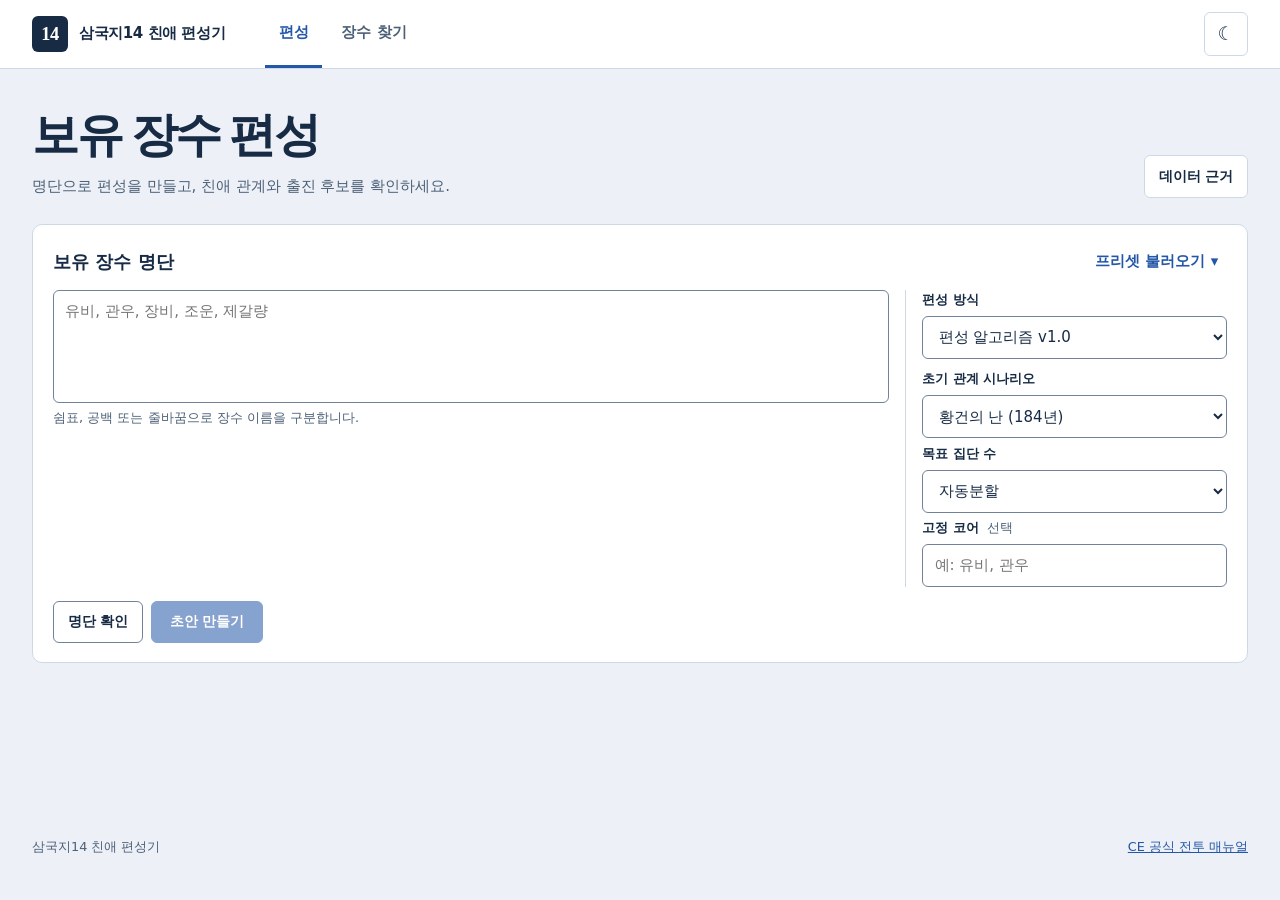
<file: docs/index.html>
<!doctype html>
<html lang="ko">
  <head>
    <meta charset="utf-8">
    <meta name="viewport" content="width=device-width, initial-scale=1">
    <meta name="description" content="삼국지14CE 보유 장수 편성, 친애 관계 비교, 출진 후보와 진형 확인">
    <title>삼국지14 친애 편성기</title>
    <script>
      (() => {
        let theme;
        try { theme = localStorage.getItem("san14-theme"); } catch {}
        document.documentElement.dataset.theme = theme === "dark" || theme === "light"
          ? theme : (matchMedia("(prefers-color-scheme: dark)").matches ? "dark" : "light");
      })();
    </script>
    <link rel="stylesheet" href="./styles.css?v=5">
  </head>
  <body>
    <a class="skip-link" href="#content">본문으로 이동</a>
    <header class="topbar">
      <div class="topbar-inner">
        <div class="brand"><span class="brand-mark" aria-hidden="true">14</span><span>삼국지14 친애 편성기</span></div>
        <nav class="main-nav" aria-label="주 메뉴">
          <button type="button" data-view="planner" aria-current="page">편성</button>
          <button type="button" data-view="dex">장수 찾기</button>
        </nav>
        <button type="button" id="themeToggle" class="theme-button" aria-label="다크 테마로 변경">☾</button>
      </div>
    </header>

    <main id="content" class="page">
      <section id="planner-panel" aria-labelledby="planner-title">
        <div class="page-heading">
          <div>
            <h1 id="planner-title" tabindex="-1">보유 장수 편성</h1>
            <p>명단으로 편성을 만들고, 친애 관계와 출진 후보를 확인하세요.</p>
          </div>
          <button type="button" id="dataButton" class="button quiet">데이터 근거</button>
        </div>

        <section class="surface compact-roster" id="rosterCompact" aria-label="보유 장수 명단" hidden>
          <p><strong>보유 장수 명단</strong> <span class="muted" id="rosterCompactText"></span></p>
          <button type="button" class="button quiet small" id="editRoster">명단 수정</button>
        </section>

        <form novalidate id="rosterForm" class="surface roster-form">
          <div class="form-heading">
            <label class="section-title" for="rosterInput">보유 장수 명단</label>
            <details class="presets">
              <summary>프리셋 불러오기</summary>
              <div id="presets" class="preset-list"></div>
            </details>
          </div>
          <div class="form-grid">
            <div class="name-entry">
              <textarea id="rosterInput" rows="4" autocomplete="off" spellcheck="false"
                placeholder="유비, 관우, 장비, 조운, 제갈량" aria-describedby="rosterHint reviewMessage" style="resize: none"></textarea>
              <p id="rosterHint" class="help">쉼표, 공백 또는 줄바꿈으로 장수 이름을 구분합니다.</p>
            </div>
            <div class="settings">
              <label for="engineVersion">편성 방식</label>
              <select id="engineVersion"><option value="field">편성 알고리즘 v1.0</option><option value="legacy">기존 친애 편성</option></select>
              <label id="scenarioLabel" for="fieldScenario">초기 관계 시나리오</label>
              <select id="fieldScenario"><option value="01">황건의 난 (184년)</option><option value="06">한중쟁탈전 (217년)</option></select>
              <label for="groupCount">목표 집단 수</label>
              <select id="groupCount">
                <option value="auto">자동분할</option>
              </select>
              <label for="coreInput">고정 코어 <span class="muted">선택</span></label>
              <input id="coreInput" type="text" autocomplete="off" spellcheck="false" placeholder="예: 유비, 관우">
            </div>
          </div>
          <div id="nameReview" class="name-review" hidden>
            <p id="reviewMessage" class="help"></p>
            <div id="duplicateSelectors" class="fields"></div>
            <ul id="reviewWarnings" class="warnings" aria-label="명단 확인 결과" hidden></ul>
          </div>
          <div class="form-actions">
            <button class="button" id="checkNames" type="button">명단 확인</button>
            <button class="button primary" id="createPlan" type="submit">초안 만들기</button>
            <span id="busyMessage" class="help" aria-live="polite"></span>
          </div>
        </form>

        <div id="workspace"></div>
      </section>

      <section id="dex-panel" aria-labelledby="dex-title" hidden>
        <div class="page-heading">
          <div>
            <h1 id="dex-title" tabindex="-1">장수 찾기</h1>
            <p>이름, 개성, 진형으로 찾고 편성 명단에 추가할 수 있습니다.</p>
          </div>
        </div>
        <div class="surface dex-filter">
          <div class="search-field">
            <label for="dexSearch">검색</label>
            <div class="search-row">
              <input id="dexSearch" type="search" autocomplete="off" placeholder="예: 관우, 호위, 안행">
              <button id="clearSearch" class="button quiet" type="button" aria-label="검색어 지우기" hidden>지우기</button>
            </div>
          </div>
          <div class="filter-row">
            <div class="segmented" id="dexKinds" role="group" aria-label="검색 대상">
              <button data-dex-kind="officers" type="button" aria-pressed="true">장수</button>
              <button data-dex-kind="traits" type="button" aria-pressed="false">개성</button>
              <button data-dex-kind="formations" type="button" aria-pressed="false">진형</button>
            </div>
            <label class="check"><input id="ownedOnly" type="checkbox"> 보유 장수만</label>
            <label for="dexSort" class="inline-label">정렬
              <select id="dexSort">
                <option value="id">장수 번호순</option>
                <option value="name">이름순</option>
                <option value="leadership">통솔순</option>
                <option value="war">무력순</option>
                <option value="intelligence">지력순</option>
                <option value="politics">정치순</option>
                <option value="charm">매력순</option>
              </select>
            </label>
          </div>
        </div>
        <div id="dexResults"></div>
      </section>
    </main>

    <dialog id="detailDialog" class="detail-dialog" aria-labelledby="dialogTitle">
      <div class="dialog-head">
        <h2 id="dialogTitle" tabindex="-1"></h2>
        <button id="closeDialog" type="button" class="button quiet">닫기</button>
      </div>
      <div id="dialogBody"></div>
    </dialog>
    <p id="status" class="status" role="status" aria-atomic="true"></p>
    <footer class="footer">
      <span>삼국지14 친애 편성기</span>
      <a href="https://www.gamecity.ne.jp/manual/sangokushi14-pk/ce/kor/5110.html" target="_blank" rel="noopener">CE 공식 전투 매뉴얼</a>
    </footer>

    <script src="./data.js?v=4"></script>
    <script src="./model.js?v=5"></script>
    <script src="./roster.js?v=2"></script>
    <script src="./planner.js?v=4"></script>
    <script src="./recommendations.js?v=2"></script>
    <script src="./campaign.js?v=4"></script>
    <script src="./ui.js?v=4"></script>
    <script src="./formation-view.js?v=4"></script>
    <script src="./dex.js?v=4"></script>
    <script src="./field-model.js?v=2"></script>
    <script src="./field-planner.js?v=2"></script>
    <script src="./field-mediation.js?v=2"></script>
    <script src="./field-comparison.js?v=1"></script>
    <script src="./field-view.js?v=3"></script>
    <script src="./app.js?v=7"></script>
  </body>
</html>
</file>
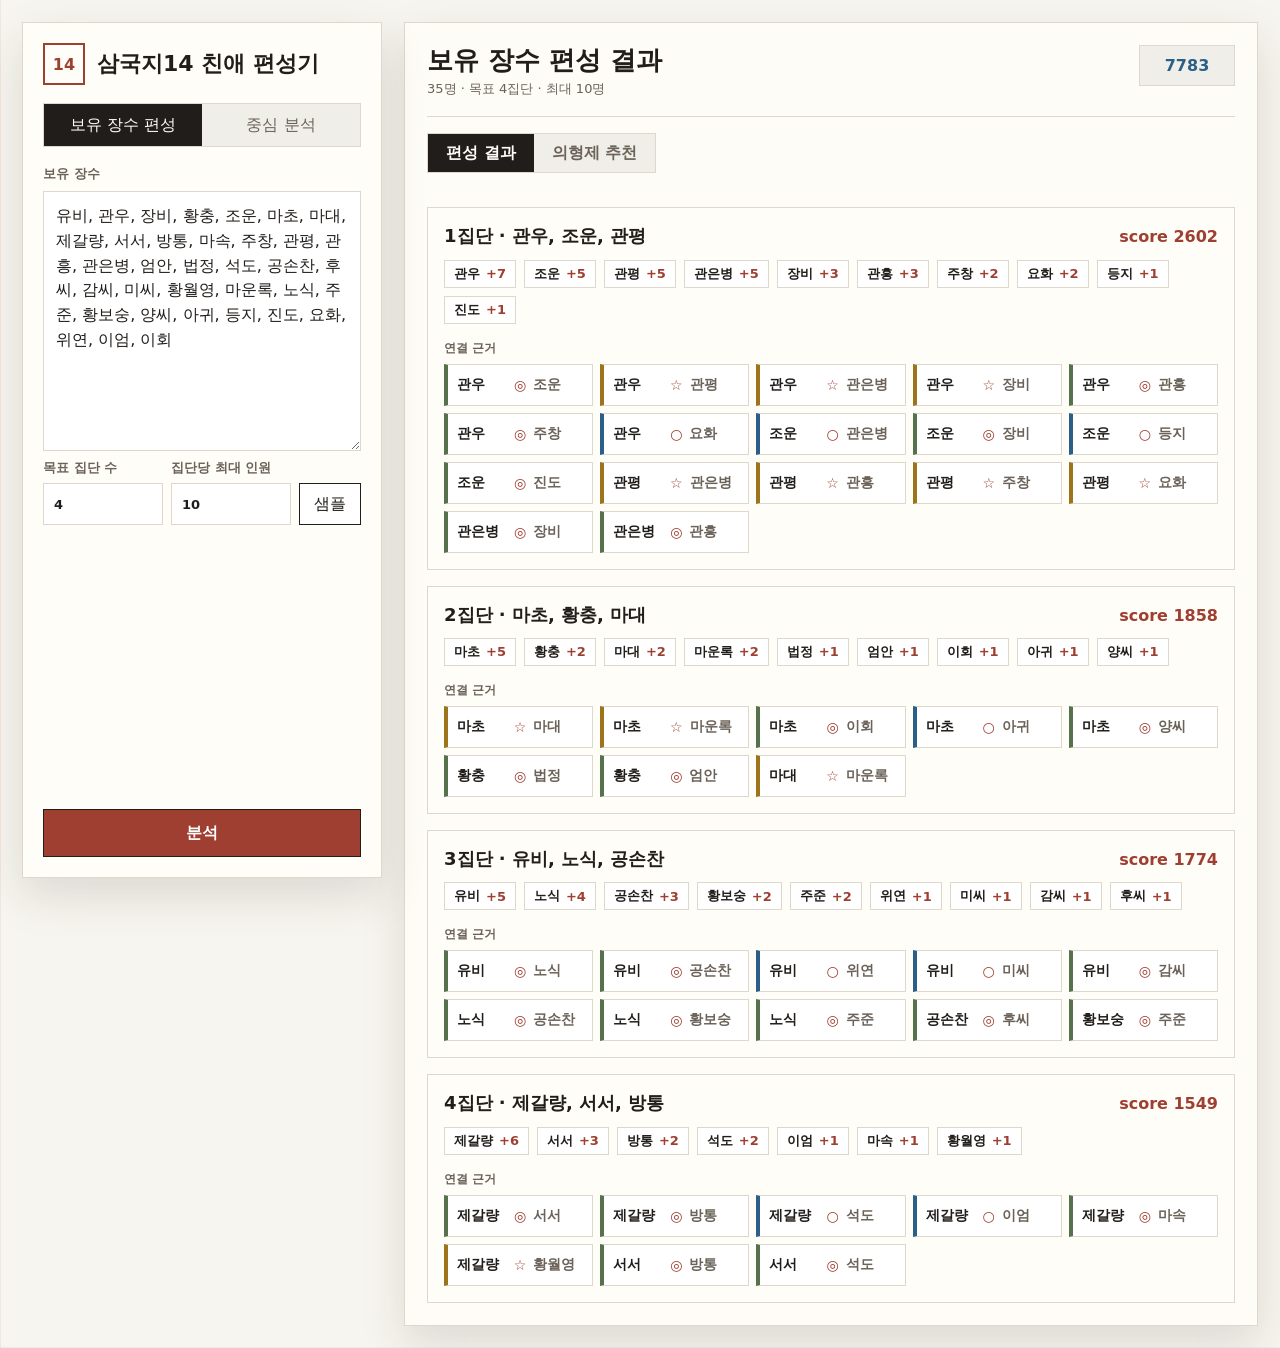
<file: webapp/index.html>
<!doctype html>
<html lang="ko">
  <head>
    <meta charset="utf-8" />
    <meta name="viewport" content="width=device-width, initial-scale=1" />
    <title>삼국지14 친애 편성기</title>
    <link rel="stylesheet" href="./styles.css" />
  </head>
  <body>
    <main class="app-shell">
      <aside class="control-pane">
        <div class="brand">
          <span class="brand-mark">14</span>
          <div>
            <h1>삼국지14 친애 편성기</h1>
          </div>
        </div>

        <div class="segmented" role="tablist" aria-label="분석 모드">
          <button class="segment active" type="button" data-mode="roster">보유 장수 편성</button>
          <button class="segment" type="button" data-mode="single">중심 분석</button>
        </div>

        <section class="form-section" data-panel="roster">
          <label for="rosterInput">보유 장수</label>
          <textarea id="rosterInput" spellcheck="false"></textarea>
          <div class="roster-limits">
            <label class="limit-field" for="groupCount">
              <span>목표 집단 수</span>
              <input id="groupCount" type="number" min="1" value="4" />
            </label>
            <label class="limit-field" for="maxSize">
              <span>집단당 최대 인원</span>
              <input id="maxSize" type="number" min="3" max="20" value="10" />
            </label>
            <button id="sampleRoster" class="ghost-button" type="button">샘플</button>
          </div>
          <div id="duplicateSelectors" class="duplicate-selectors hidden"></div>
        </section>

        <section class="form-section hidden" data-panel="single">
          <label for="centerInput">중심 장수</label>
          <input id="centerInput" list="officerNames" value="관우" />
          <div class="inline-controls">
            <label for="hopDepth">탐색</label>
            <input id="hopDepth" type="number" min="1" max="4" value="4" />
            <span class="unit">단계</span>
          </div>
        </section>

        <datalist id="officerNames"></datalist>

        <button id="runButton" class="run-button" type="button">분석</button>
      </aside>

      <section class="result-pane">
        <div class="result-header">
          <div>
            <h2 id="resultTitle">보유 장수 편성 결과</h2>
            <p id="resultMeta">보유 장수를 입력하고 분석하세요.</p>
          </div>
          <div id="scoreBadge" class="score-badge">READY</div>
        </div>
        <div id="resultTabs" class="result-tabs" role="tablist" aria-label="결과 보기">
          <button class="result-tab active" type="button" data-result-tab="formation">편성 결과</button>
          <button class="result-tab" type="button" data-result-tab="oath">의형제 추천</button>
        </div>
        <div id="warnings" class="warnings"></div>
        <div id="results" class="results"></div>
        <div id="oathResults" class="results hidden"></div>
      </section>
    </main>

    <template id="groupTemplate">
      <article class="group-card">
        <div class="group-top">
          <h3></h3>
          <span class="group-score"></span>
        </div>
        <div class="member-list"></div>
        <div class="relation-list"></div>
      </article>
    </template>

    <script src="./data.js"></script>
    <script src="./app.js"></script>
  </body>
</html>
</file>
<file: docs/styles.css>
:root {
  color-scheme: light;
  --page: #edf1f7;
  --paper: #fff;
  --paper-inset: #f3f6fb;
  --ink: #172b45;
  --muted: #4c6077;
  --line: #ced9e7;
  --control-line: #71839a;
  --accent: #2457a7;
  --accent-hover: #194784;
  --on-accent: #fff;
  --selected: #dfeafc;
  --warning: #884514;
  --warning-bg: #fff2e4;
  --danger: #922d40;
  --shadow: 0 18px 55px #16274122;
  --label: "Noto Sans KR", "Malgun Gothic", "Apple SD Gothic Neo", system-ui, sans-serif;
  --title: "Noto Serif KR", Batang, "AppleMyungjo", serif;
  --radius: .625rem;
  --scroll-thumb: var(--control-line);
  --scroll-track: var(--paper-inset);
  scrollbar-color: var(--scroll-thumb) var(--scroll-track);
  scrollbar-width: auto;
}

:root[data-theme="dark"] {
  color-scheme: dark;
  --page: #121c2a;
  --paper: #1b2a3d;
  --paper-inset: #1e2f47;
  --ink: #edf3fd;
  --muted: #aabbd0;
  --line: #344861;
  --control-line: #778da7;
  --accent: #a8c8ff;
  --accent-hover: #c0d6ff;
  --on-accent: #121c2a;
  --selected: #233d66;
  --warning: #f3be85;
  --warning-bg: #3b2c2b;
  --danger: #ffacb6;
  --shadow: 0 18px 55px #080f1cb0;
}

*, *::before, *::after { box-sizing: border-box; }
::-webkit-scrollbar { width: 12px; height: 12px; }
::-webkit-scrollbar-track { background: var(--scroll-track); }
::-webkit-scrollbar-thumb { background: var(--scroll-thumb); border: 2px solid var(--scroll-track); border-radius: 6px; }
[hidden] { display: none !important; }
body { margin: 0; background: var(--page); color: var(--ink); font: .9375rem/1.55 var(--label); }
button, select, input, textarea { font: inherit; color: inherit; }
button, select, summary { cursor: pointer; }
button:disabled { cursor: default; opacity: .55; }
button, select, input, textarea { border-radius: .375rem; }
a { color: var(--accent); }
:focus-visible { outline: 2px solid var(--accent); outline-offset: 3px; }
:focus:not(:focus-visible) { outline: none; }
h1, h2, h3, p { margin: 0; }
h1 { font: 700 clamp(2rem, 3.7vw, 3rem)/1.2 var(--title); letter-spacing: -.05em; }
h2 { font-size: 1.26rem; letter-spacing: -.025em; line-height: 1.35; }
h3 { font-size: 1rem; }
ul { margin: 0; padding: 0; list-style: none; }
svg { display: block; }

.topbar { border-bottom: 1px solid var(--line); background: var(--paper); }
.topbar-inner { max-width: 90rem; margin: auto; padding-inline: 2rem; min-height: 4.25rem; display: flex; align-items: center; gap: 2.5rem; }
.brand { display: flex; gap: .7rem; align-items: center; font-weight: 800; letter-spacing: -.03em; white-space: nowrap; }
.brand-mark { display: grid; place-items: center; width: 2.25rem; height: 2.25rem; background: var(--ink); color: var(--paper); border-radius: .375rem; font: 700 1.15rem/1 Georgia, serif; }
.main-nav { display: flex; align-self: stretch; align-items: stretch; gap: .35rem; }
.main-nav button { border: 0; border-radius: 0; background: transparent; padding: .5rem .85rem; color: var(--muted); font-weight: 700; border-bottom: 3px solid transparent; }
.main-nav button[aria-current] { color: var(--accent); border-color: var(--accent); }
.main-nav button:hover { background: var(--paper-inset); }
.theme-button { min-width: 2.75rem; height: 2.75rem; border: 1px solid var(--line); background: var(--paper); font-size: 1.15rem; margin-left: auto; }
.theme-button:hover { background: var(--selected); }

.page { max-width: 90rem; margin: 0 auto; padding: 2.4rem 2rem 3.5rem; min-height: calc(100vh - 9rem); }
.page-heading { display: flex; align-items: end; justify-content: space-between; gap: 1rem; margin-bottom: 1.65rem; }
.page-heading p { color: var(--muted); margin-top: .65rem; }
.surface { background: var(--paper); border: 1px solid var(--line); border-radius: var(--radius); }
.button { display: inline-flex; align-items: center; justify-content: center; gap: .375rem; padding: .55rem .85rem; min-height: 2.65rem; border: 1px solid var(--control-line); background: var(--paper); border-radius: .375rem; font-weight: 700; font-size: .875rem; text-decoration: none; text-align: center; }
.button:hover:not(:disabled) { background: var(--paper-inset); border-color: var(--accent); color: var(--accent); }
.button:active:not(:disabled) { transform: translateY(1px); }
.button.primary { background: var(--accent); color: var(--on-accent); border-color: var(--accent); }
.button.primary:hover:not(:disabled) { background: var(--accent-hover); color: var(--on-accent); }
.button.quiet { border-color: var(--line); }
.button.small { min-height: 2.25rem; padding: .35rem .65rem; font-size: .8125rem; }
.text-button { border: 0; cursor: pointer; background: transparent; text-align: left; padding: .2rem 0; min-height: 2rem; color: var(--accent); font-weight: 750; text-underline-offset: .21em; }
.text-button:hover { text-decoration: underline; }
.actions { display: flex; flex-wrap: wrap; align-items: center; gap: .5rem; }
.muted, .help { color: var(--muted); }
.help { font-size: .8125rem; }
.num { font-variant-numeric: tabular-nums; }

.roster-form { padding: 1.15rem 1.25rem; }
.compact-roster { display: flex; flex-wrap: wrap; align-items: center; justify-content: space-between; gap: .55rem; padding: .65rem 1.05rem; }
.compact-roster span { margin-left: .35rem; font-size: .875rem; }
.form-heading, .panel-heading { display: flex; flex-wrap: wrap; align-items: center; justify-content: space-between; gap: .6rem; }
.form-heading { margin-bottom: .65rem; }
.section-title { font-weight: 800; font-size: 1.14rem; }
.form-grid { display: grid; grid-template-columns: minmax(0, 2.6fr) minmax(12rem, 1fr); gap: 1rem; }
.name-entry { min-width: 0; }
.name-entry .help { margin-top: .35rem; }
textarea, input[type="text"], input[type="search"], select { width: 100%; min-width: 0; padding: .55rem .7rem; min-height: 2.7rem; border: 1px solid var(--control-line); background: var(--paper); }
textarea { display: block; min-height: 7rem; resize: none; }
input[type="checkbox"] { accent-color: var(--accent); width: 1.05rem; height: 1.05rem; margin: 0; flex: none; }
.settings { display: grid; align-content: start; grid-template-columns: 1fr; gap: .35rem; padding-left: 1rem; border-left: 1px solid var(--line); }
.settings label { font-size: .8125rem; font-weight: 750; }
.settings label:nth-of-type(2) { margin-top: .3rem; }
.settings span { font-weight: 400; margin-left: .25rem; }
.form-actions { display: flex; flex-wrap: wrap; align-items: center; gap: .5rem; margin-top: .85rem; }
.form-actions .primary { min-width: 7rem; }
.presets { position: relative; }
.presets summary { display: block; padding: .4rem .55rem; color: var(--accent); font-weight: 750; border-radius: .375rem; }
.presets summary::after { content: " ▾"; }
.presets summary:hover { background: var(--paper-inset); }
.preset-list { position: absolute; right: 0; top: calc(100% + .25rem); display: grid; grid-template-columns: repeat(2, 5rem); gap: .35rem; padding: .5rem; z-index: 3; background: var(--paper); border: 1px solid var(--line); border-radius: .375rem; box-shadow: var(--shadow); }
.name-review { margin-top: .9rem; padding: .85rem; background: var(--paper-inset); border-radius: .375rem; }
.fields { display: flex; flex-wrap: wrap; gap: .5rem .75rem; }
.fields:empty { display: none; }
.fields label { display: grid; gap: .22rem; margin-top: .4rem; min-width: min(14rem, 100%); }
.fields strong { font-size: .8125rem; }
.warnings { font-size: .875rem; color: var(--warning); }
.name-review .warnings { margin-top: .5rem; }
.notice { padding: .65rem .8rem; background: var(--warning-bg); border: 1px solid var(--line); border-radius: .375rem; color: var(--warning); font-size: .875rem; }
a.skip-link { position: absolute; top: .5rem; left: .5rem; z-index: 5; background: var(--paper); padding: .6rem; transform: translateY(-200%); }
a.skip-link:focus { transform: translateY(0); }

#workspace:not(:empty) { margin-top: 1.25rem; }
.workspace { display: grid; gap: .65rem; }
.workspace-summary { padding: 1rem 1.1rem; }
.workspace-summary .actions { margin-top: .55rem; }
.summary-metrics { display: flex; align-items: center; flex-wrap: wrap; gap: .65rem 1.3rem; margin-top: .6rem; }
.summary-metrics span { color: var(--muted); font-size: .875rem; }
.summary-metrics strong { color: var(--ink); font-weight: 800; }
.group-switcher { display: flex; flex-wrap: wrap; gap: .45rem; }
.group-switcher button { flex: 0 0 auto; display: flex; align-items: baseline; gap: .5rem; border: 1px solid var(--line); padding: .55rem .8rem; min-height: 2.7rem; background: var(--paper); font-weight: 750; }
.group-switcher button:hover { border-color: var(--accent); }
.group-switcher button[aria-pressed="true"] { color: var(--accent); background: var(--selected); border-color: var(--accent); }
.group-switcher small { color: var(--muted); font-weight: 500; font-variant-numeric: tabular-nums; }
.group-panel, .analysis-panel { padding: 1rem 1.1rem; }
.group-panel .panel-heading, .analysis-panel .panel-heading { margin-bottom: .75rem; }
.role-badges, .chips { display: flex; flex-wrap: wrap; align-items: center; gap: .35rem; }
.badge { display: inline-block; padding: .15rem .42rem; color: var(--muted); border: 1px solid var(--line); border-radius: .25rem; background: var(--paper-inset); font-size: .775rem; line-height: 1.35; }
.badge.attention { color: var(--warning); background: var(--warning-bg); }
.badge.selected { color: var(--accent); background: var(--selected); }
.member-list { margin-top: .5rem; }
.member-row { display: grid; grid-template-columns: minmax(5rem, 1fr) minmax(6rem, 1fr) auto; gap: .6rem; align-items: center; min-height: 3.15rem; padding: .35rem .1rem; border-top: 1px solid var(--line); }
.member-row.highlight { background: var(--selected); box-shadow: inset 3px 0 var(--accent); padding-left: .55rem; }
.member-row > div:first-child { display: flex; flex-wrap: wrap; align-items: center; gap: .35rem .55rem; }
.setting-count { font-variant-numeric: tabular-nums; color: var(--muted); font-size: .875rem; }
.relation-track { border-left: 2px solid var(--accent); margin: .1rem 0 .5rem .45rem; padding: .35rem .85rem; background: var(--paper-inset); }
.relation-track li, .compact-list li { padding: .38rem 0; overflow-wrap: anywhere; }
.relation-track li + li, .compact-list li + li { border-top: 1px solid var(--line); }
.relation-symbol { min-width: 2rem; display: inline-block; font-weight: 800; color: var(--accent); }
.relation-symbol > [aria-hidden] { white-space: nowrap; }
.visually-hidden { position: absolute; width: 1px; height: 1px; padding: 0; margin: -1px; overflow: hidden; clip-path: inset(50%); white-space: nowrap; border: 0; }
.unassigned-block { margin-top: .9rem; }
.unassigned-block h3 { margin-bottom: .3rem; }

.compare-table, .officer-table { border-collapse: collapse; width: 100%; text-align: left; font-variant-numeric: tabular-nums; }
.compare-table th, .compare-table td, .officer-table th, .officer-table td { border-bottom: 1px solid var(--line); padding: .5rem .6rem; }
.compare-table th, .officer-table thead th { color: var(--muted); }
.compare-table tbody th { font-weight: 550; }
.compare-grid { display: grid; grid-template-columns: 1fr 1fr; gap: .65rem 1rem; margin: .85rem 0; }
.compare-grid section { min-width: 0; }
.details { border: 1px solid var(--line); border-radius: .375rem; padding: .55rem .75rem; margin: .7rem 0; }
.details > summary { color: var(--accent); font-weight: 750; }
.details > :not(summary) { margin-top: .6rem; }
.subhead { margin: .75rem 0 .35rem; }
.destination-list { display: grid; gap: .35rem; }
.destination-list li { display: flex; align-items: center; gap: .5rem; flex-wrap: wrap; justify-content: space-between; border-bottom: 1px solid var(--line); padding: .25rem 0; }
.inline-label { display: flex; align-items: center; gap: .45rem; white-space: nowrap; }
.inline-label select { width: auto; max-width: 100%; }
.roster-actions { margin: .6rem 0; }
.check { display: inline-flex; align-items: center; cursor: pointer; min-height: 2.6rem; gap: .4rem; }
.deployment-grid { display: grid; grid-template-columns: repeat(2, minmax(0, 1fr)); gap: .65rem; margin: .65rem 0; }
.deployment-card { padding: .65rem .75rem; border: 1px solid var(--line); border-radius: .375rem; }
.deployment-card .setting { display: grid; grid-template-columns: auto minmax(0, 1fr); align-items: center; gap: .4rem; margin-top: .3rem; }
.data-list { margin-block: .5rem; }
.empty { padding: .85rem 0; color: var(--muted); }
.copy-field { width: 100%; padding: .5rem; border: 1px solid var(--control-line); resize: none; margin-top: .5rem; }

.dex-filter { padding: .8rem 1rem; }
.search-field > label { font-weight: 750; }
.search-row { display: flex; gap: .4rem; margin-top: .25rem; }
.search-row input::-webkit-search-cancel-button { appearance: none; }
.filter-row { display: flex; flex-wrap: wrap; gap: .35rem 1rem; align-items: center; margin-top: .6rem; }
.segmented { display: inline-flex; flex-wrap: wrap; gap: .2rem; border: 1px solid var(--line); border-radius: .375rem; padding: .2rem; }
.segmented button { border: 0; background: transparent; color: var(--muted); font-weight: 700; padding: .4rem .7rem; min-height: 2.4rem; }
.segmented button[aria-pressed="true"] { background: var(--selected); color: var(--accent); }
.segmented button:hover { background: var(--paper-inset); }
#dexResults { margin-top: .75rem; }
.dex-results { padding: .85rem 1rem; }
.dex-cards { display: grid; grid-template-columns: repeat(auto-fit, minmax(min(17rem, 100%), 1fr)); gap: .55rem; }
.dex-card { border: 1px solid var(--line); padding: .7rem; border-radius: .375rem; overflow-wrap: anywhere; }
.dex-card p { color: var(--muted); font-size: .875rem; }
.pagination { display: flex; gap: .55rem; align-items: center; justify-content: space-between; padding-top: .65rem; }
.officer-table td:nth-child(n+2):nth-child(-n+6), .officer-table th:nth-child(n+2):nth-child(-n+6) { text-align: right; }
.officer-mobile { display: none; }
.stat-grid { display: grid; grid-template-columns: repeat(5, 1fr); gap: .35rem; margin: .6rem 0; }
.stat-grid div { background: var(--paper-inset); padding: .45rem .3rem; text-align: center; }
.stat-grid span { color: var(--muted); font-size: .8rem; display: block; }
.stat-grid strong { font-variant-numeric: tabular-nums; }

.detail-dialog { color: var(--ink); background: var(--paper); max-width: min(46rem, calc(100vw - 2rem)); width: 46rem; max-height: min(87vh, 52rem); padding: 1rem 1.15rem; border: 1px solid var(--line); border-radius: var(--radius); box-shadow: var(--shadow); }
.detail-dialog::backdrop { background: #101b32ab; }
.dialog-head { display: flex; align-items: center; justify-content: space-between; gap: .65rem; padding-bottom: .6rem; border-bottom: 1px solid var(--line); margin-bottom: .65rem; }
.detail-dialog .compact-list li { overflow-wrap: anywhere; }
.status { position: fixed; bottom: 1rem; right: 1rem; z-index: 6; max-width: min(28rem, calc(100% - 2rem)); padding: .6rem .85rem; background: var(--ink); color: var(--paper); border-radius: .375rem; font-size: .875rem; box-shadow: var(--shadow); pointer-events: none; }
.status:empty { position: absolute; padding: 0; box-shadow: none; }
.footer { max-width: 90rem; margin: auto; display: flex; flex-wrap: wrap; justify-content: space-between; gap: .5rem 1rem; padding: .75rem 2rem 1.4rem; color: var(--muted); font-size: .8rem; }

@media (max-width: 760px) {
  .page { padding: 1.5rem 1rem 2.25rem; }
  .topbar-inner { padding-inline: 1rem; gap: .65rem; flex-wrap: wrap; }
  .brand { flex: 1; padding-block: .45rem; }
  .main-nav { order: 2; width: 100%; min-height: 2.75rem; }
  .main-nav button { flex: 1; }
  .form-grid { grid-template-columns: 1fr; }
  .settings { padding: .55rem 0 0; border-left: 0; border-top: 1px solid var(--line); grid-template-columns: auto 1fr; align-items: center; column-gap: .7rem; }
  .settings label:nth-of-type(2) { margin: 0; }
  .member-row { grid-template-columns: 1fr auto; gap: .25rem .6rem; padding-block: .5rem; }
  .member-row .actions { grid-column: 1 / -1; }
  .member-row .button, .deployment-card .button { min-height: 2.75rem; }
  .footer { padding-inline: 1rem; }
}
@media (max-width: 560px) {
  .page-heading { align-items: start; flex-wrap: wrap; }
  .roster-form, .group-panel, .analysis-panel, .workspace-summary { padding: .8rem; }
  .compare-grid, .deployment-grid { grid-template-columns: 1fr; }
  .officer-table { display: none; }
  .officer-mobile { display: block; }
  .officer-mobile li { border-bottom: 1px solid var(--line); padding: .45rem 0; }
  .group-switcher { display: grid; grid-template-columns: minmax(0, 1fr) auto; }
  .group-switcher .desktop-group { display: none; }
  .group-switcher button { justify-content: center; }
}
@media (min-width: 561px) {
  .mobile-group { display: none; }
}
@media (prefers-reduced-motion: reduce) {
  *, *::before, *::after { scroll-behavior: auto !important; transition: none !important; animation: none !important; }
}
@media (forced-colors: active) {
  :root { scrollbar-color: auto; }
  ::-webkit-scrollbar-track { background: Canvas; }
  ::-webkit-scrollbar-thumb { background: ButtonText; border-color: Canvas; }
  .button, .member-row, .surface { border-color: ButtonText; }
  .main-nav button[aria-current], .group-switcher button[aria-pressed="true"] { outline: 2px solid Highlight; }
}

.field-group { padding: 1rem 1.25rem; margin: 1rem 0; }
.field-group h2, .field-group h3 { margin-top: 0; }
.field-group summary { cursor: pointer; }
.field-group .text-button { padding-inline: 0; }

.field-count-scroll { overflow-x: auto; }
.field-count-scroll th, .field-count-scroll td { white-space: nowrap; }
</file>
<file: webapp/styles.css>
:root {
  color-scheme: light;
  --paper: #f7f5ef;
  --ink: #211d1a;
  --muted: #6b6259;
  --line: #ded7cb;
  --panel: #fffdf8;
  --panel-2: #f0eee8;
  --red: #9f3f32;
  --blue: #2b5f88;
  --green: #55724c;
  --gold: #9d741b;
  --shadow: 0 18px 42px rgba(43, 37, 29, 0.13);
}

* {
  box-sizing: border-box;
}

body {
  margin: 0;
  min-height: 100vh;
  background:
    linear-gradient(90deg, rgba(159, 63, 50, 0.08) 0 1px, transparent 1px 80px),
    linear-gradient(0deg, rgba(43, 95, 136, 0.06) 0 1px, transparent 1px 80px),
    var(--paper);
  color: var(--ink);
  font-family:
    "Segoe UI",
    "Malgun Gothic",
    system-ui,
    sans-serif;
  letter-spacing: 0;
}

button,
input,
select,
textarea {
  font: inherit;
}

.app-shell {
  display: grid;
  grid-template-columns: minmax(300px, 360px) minmax(0, 1fr);
  gap: 22px;
  width: min(1480px, 100%);
  min-height: 100vh;
  margin: 0 auto;
  padding: 22px;
}

.control-pane,
.result-pane {
  border: 1px solid var(--line);
  background: rgba(255, 253, 248, 0.94);
  box-shadow: var(--shadow);
}

.control-pane {
  position: sticky;
  top: 22px;
  height: calc(100vh - 44px);
  display: flex;
  flex-direction: column;
  gap: 18px;
  padding: 20px;
  overflow: auto;
}

.result-pane {
  min-width: 0;
  padding: 22px;
}

.brand {
  display: flex;
  align-items: center;
  gap: 12px;
}

.brand-mark {
  display: grid;
  place-items: center;
  width: 42px;
  height: 42px;
  border: 2px solid var(--red);
  color: var(--red);
  font-weight: 800;
}

h1,
h2,
h3,
p {
  margin: 0;
}

h1 {
  font-size: 22px;
  line-height: 1.15;
}

.brand p,
.result-header p {
  margin-top: 4px;
  color: var(--muted);
  font-size: 13px;
}

.segmented {
  display: grid;
  grid-template-columns: 1fr 1fr;
  border: 1px solid var(--line);
  background: var(--panel-2);
}

.segment {
  min-height: 42px;
  border: 0;
  background: transparent;
  color: var(--muted);
  cursor: pointer;
}

.segment.active {
  background: var(--ink);
  color: #fffdf8;
}

.form-section {
  display: grid;
  gap: 8px;
}

.hidden {
  display: none !important;
}

label {
  color: var(--muted);
  font-size: 13px;
  font-weight: 700;
}

textarea,
input,
select {
  width: 100%;
  border: 1px solid var(--line);
  border-radius: 0;
  background: #fff;
  color: var(--ink);
  outline: none;
}

textarea {
  min-height: 260px;
  padding: 12px;
  line-height: 1.55;
  resize: vertical;
}

input,
select {
  height: 42px;
  padding: 0 10px;
}

textarea:focus,
input:focus,
select:focus {
  border-color: var(--blue);
  box-shadow: 0 0 0 3px rgba(43, 95, 136, 0.14);
}

.inline-controls {
  display: grid;
  grid-template-columns: auto 72px auto;
  align-items: center;
  gap: 8px;
}

.roster-limits {
  display: grid;
  grid-template-columns: minmax(0, 1fr) minmax(0, 1fr) auto;
  align-items: end;
  gap: 8px;
}

.limit-field {
  display: grid;
  gap: 6px;
}

.limit-field span {
  color: var(--muted);
  font-size: 13px;
  font-weight: 700;
}

.duplicate-selectors {
  display: grid;
  max-height: 260px;
  overflow-y: auto;
  padding: 0;
  border: 1px solid var(--line);
  background: var(--panel-2);
}

.duplicate-selector-title {
  position: sticky;
  top: 0;
  z-index: 1;
  padding: 12px;
  border-bottom: 1px solid var(--line);
  background: var(--panel-2);
  color: var(--ink);
  font-size: 13px;
  font-weight: 800;
}

.duplicate-selector-list {
  display: grid;
  gap: 10px;
  padding: 10px 12px 12px;
}

.duplicate-selector-row {
  display: grid;
  gap: 5px;
}

.duplicate-selector-row select {
  font-family: Consolas, "Cascadia Mono", "Courier New", monospace;
  font-size: 12px;
}

.duplicate-selector-name {
  color: var(--muted);
  font-size: 12px;
  font-weight: 800;
}

.unit {
  color: var(--muted);
}

.ghost-button,
.run-button {
  border: 1px solid var(--ink);
  cursor: pointer;
}

.ghost-button {
  height: 42px;
  padding: 0 14px;
  background: #fff;
  color: var(--ink);
}

.run-button {
  min-height: 48px;
  margin-top: auto;
  background: var(--red);
  color: #fff;
  font-weight: 800;
}

.result-header {
  display: flex;
  align-items: flex-start;
  justify-content: space-between;
  gap: 16px;
  padding-bottom: 18px;
  border-bottom: 1px solid var(--line);
}

h2 {
  font-size: 26px;
  line-height: 1.2;
}

.score-badge {
  min-width: 96px;
  padding: 10px 12px;
  border: 1px solid var(--line);
  background: var(--panel-2);
  color: var(--blue);
  text-align: center;
  font-weight: 800;
}

.result-tabs {
  display: inline-grid;
  grid-template-columns: auto auto;
  margin-top: 16px;
  border: 1px solid var(--line);
  background: var(--panel-2);
}

.result-tab {
  min-height: 38px;
  border: 0;
  padding: 0 18px;
  background: transparent;
  color: var(--muted);
  cursor: pointer;
  font-weight: 700;
}

.result-tab.active {
  background: var(--ink);
  color: #fffdf8;
}

.warnings {
  display: grid;
  gap: 8px;
  margin-top: 16px;
}

.warning {
  border-left: 4px solid var(--gold);
  background: #fff8df;
  padding: 10px 12px;
  color: #5f4712;
}

.results {
  display: grid;
  gap: 16px;
  margin-top: 18px;
}

.group-card {
  border: 1px solid var(--line);
  background: var(--panel);
  padding: 16px;
}

.group-top {
  display: flex;
  justify-content: space-between;
  gap: 14px;
  align-items: baseline;
}

h3 {
  font-size: 18px;
  line-height: 1.3;
}

.group-score {
  color: var(--red);
  font-weight: 800;
  white-space: nowrap;
}

.member-list {
  display: flex;
  flex-wrap: wrap;
  gap: 8px;
  margin-top: 12px;
}

.member-chip {
  display: inline-flex;
  align-items: center;
  gap: 6px;
  min-height: 28px;
  padding: 4px 9px;
  border: 1px solid var(--line);
  background: #fff;
  color: var(--ink);
  font-size: 13px;
  font-weight: 700;
}

.member-chip strong {
  color: var(--red);
}

.relation-list,
.recommendations {
  display: grid;
  gap: 7px;
  margin-top: 14px;
  color: var(--ink);
  font-size: 14px;
}

.section-label {
  margin-top: 2px;
  color: var(--muted);
  font-size: 12px;
  font-weight: 800;
  text-transform: uppercase;
}

.relation-line {
  padding: 7px 9px;
  background: #f7f5ef;
  border-left: 3px solid var(--blue);
}

.path-relation-list {
  max-height: 460px;
  overflow-y: auto;
  overscroll-behavior: contain;
  padding: 10px;
  border: 1px solid var(--line);
  background: #fff;
  align-content: start;
}

.path-relation-list .section-label {
  margin-top: 0;
}

.relation-grid {
  grid-template-columns: repeat(auto-fit, minmax(138px, 1fr));
  align-items: stretch;
}

.relation-grid.affinity-list {
  grid-template-columns: repeat(auto-fit, minmax(190px, 1fr));
}

.relation-grid .section-label {
  grid-column: 1 / -1;
}

.relation-card {
  display: grid;
  grid-template-columns: minmax(0, 1fr) auto minmax(0, 1fr);
  align-items: center;
  gap: 7px;
  min-height: 42px;
  padding: 8px 9px;
  border: 1px solid var(--line);
  border-left: 4px solid var(--blue);
  background: #fff;
}

.affinity-card {
  grid-template-columns: minmax(0, 1fr) auto auto minmax(0, 1fr);
}

.affinity-arrow {
  color: var(--muted);
  font-weight: 900;
}

.relation-name {
  min-width: 0;
  overflow: hidden;
  color: var(--ink);
  font-weight: 800;
  text-overflow: ellipsis;
  white-space: nowrap;
}

.relation-target {
  color: var(--muted);
  font-weight: 700;
}

.relation-more {
  grid-template-columns: 1fr;
  color: var(--muted);
  font-weight: 700;
}

.relation-line.star {
  border-left-color: var(--gold);
}

.relation-line.double {
  border-left-color: var(--green);
}

.relation-symbol {
  font-weight: 900;
  color: var(--red);
}

.rec-line {
  padding: 8px 10px;
  border: 1px solid var(--line);
  background: #fff;
}

.change-badges {
  display: flex;
  flex-wrap: wrap;
  gap: 8px;
}

.change-badge {
  display: inline-flex;
  align-items: center;
  min-height: 28px;
  padding: 4px 9px;
  border: 1px solid var(--line);
  background: #fff;
  color: var(--ink);
  font-size: 13px;
  font-weight: 800;
}

.formation-preview-list {
  display: grid;
  gap: 10px;
  margin-top: 14px;
}

.formation-preview-card {
  border: 1px solid var(--line);
  background: #fffdf8;
  padding: 12px;
}

.formation-preview-card h3 {
  font-size: 16px;
}

.oath-summary {
  display: grid;
  gap: 8px;
  margin-top: 12px;
}

.empty-state {
  border: 1px dashed var(--line);
  padding: 22px;
  color: var(--muted);
  background: rgba(255, 253, 248, 0.8);
}

@media (max-width: 900px) {
  .app-shell {
    grid-template-columns: 1fr;
    padding: 12px;
  }

  .control-pane {
    position: static;
    height: auto;
  }

  .result-header {
    display: grid;
  }
}
</file>
